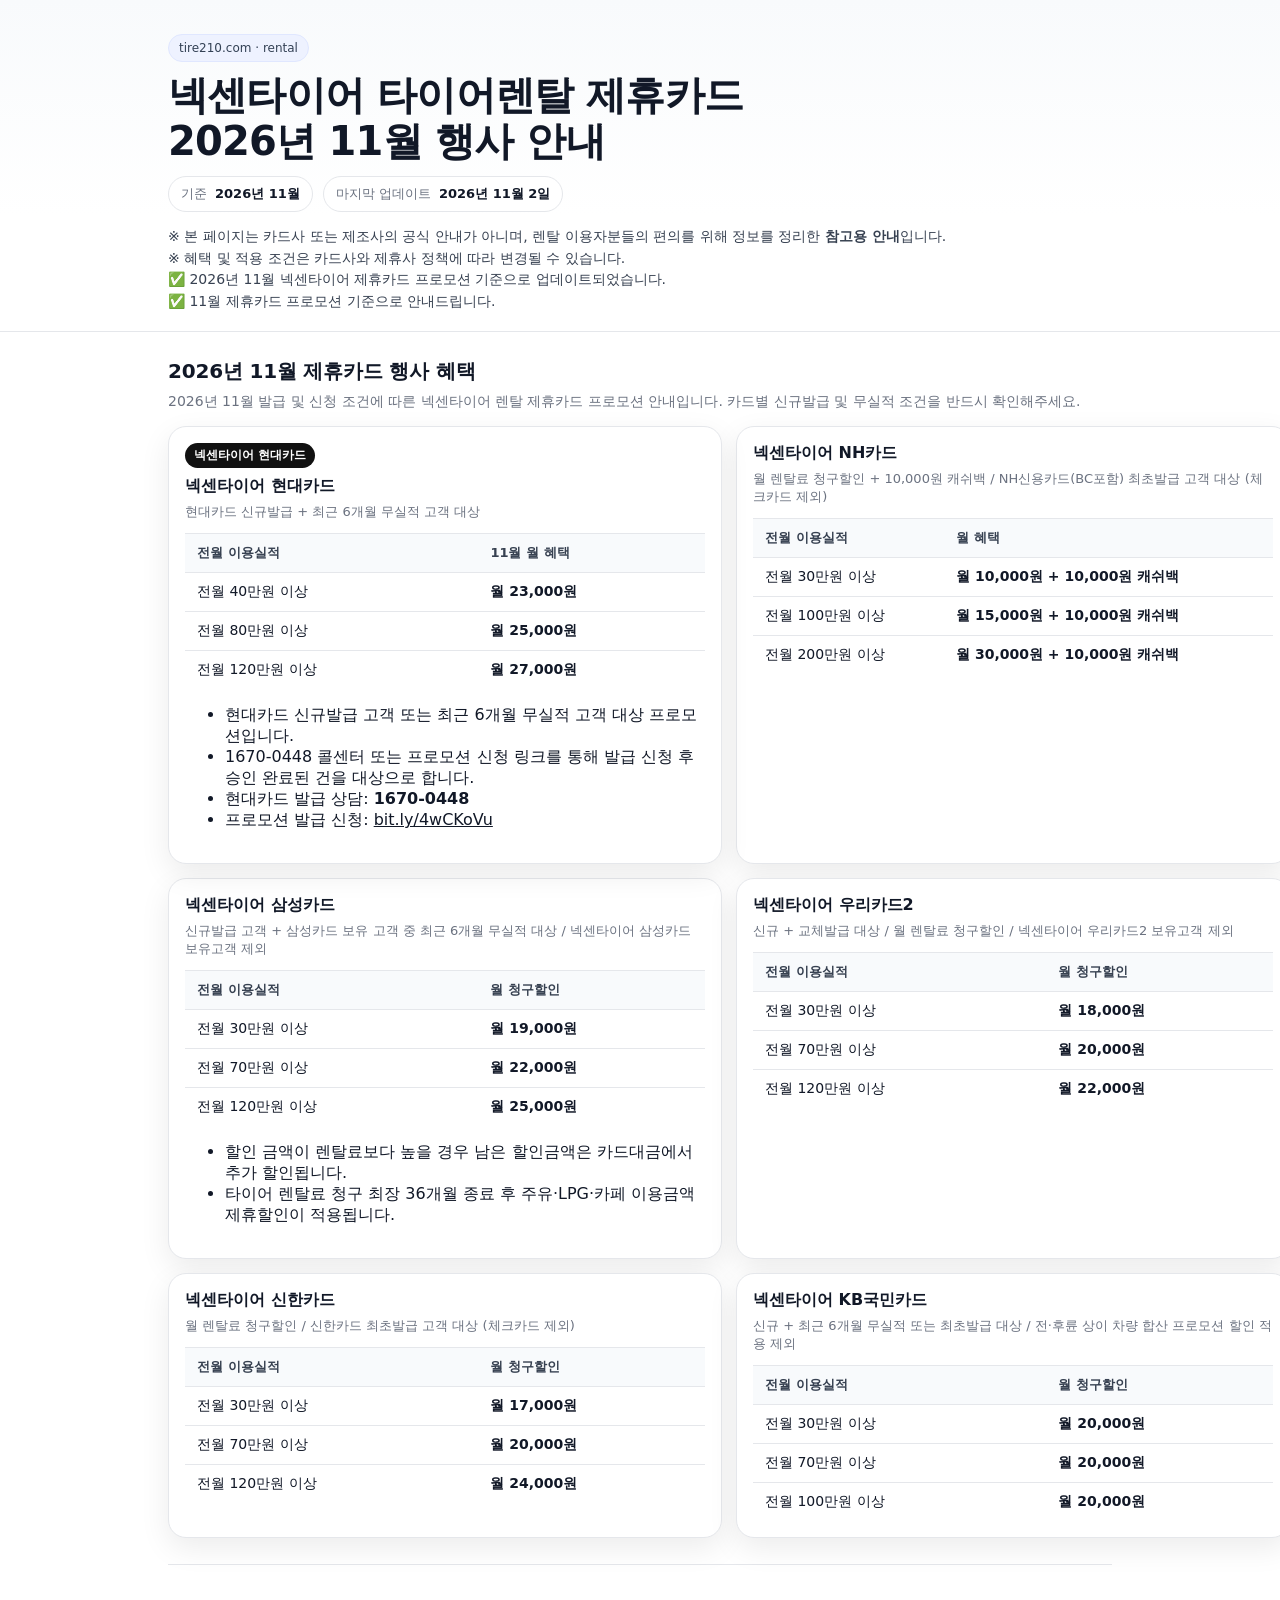
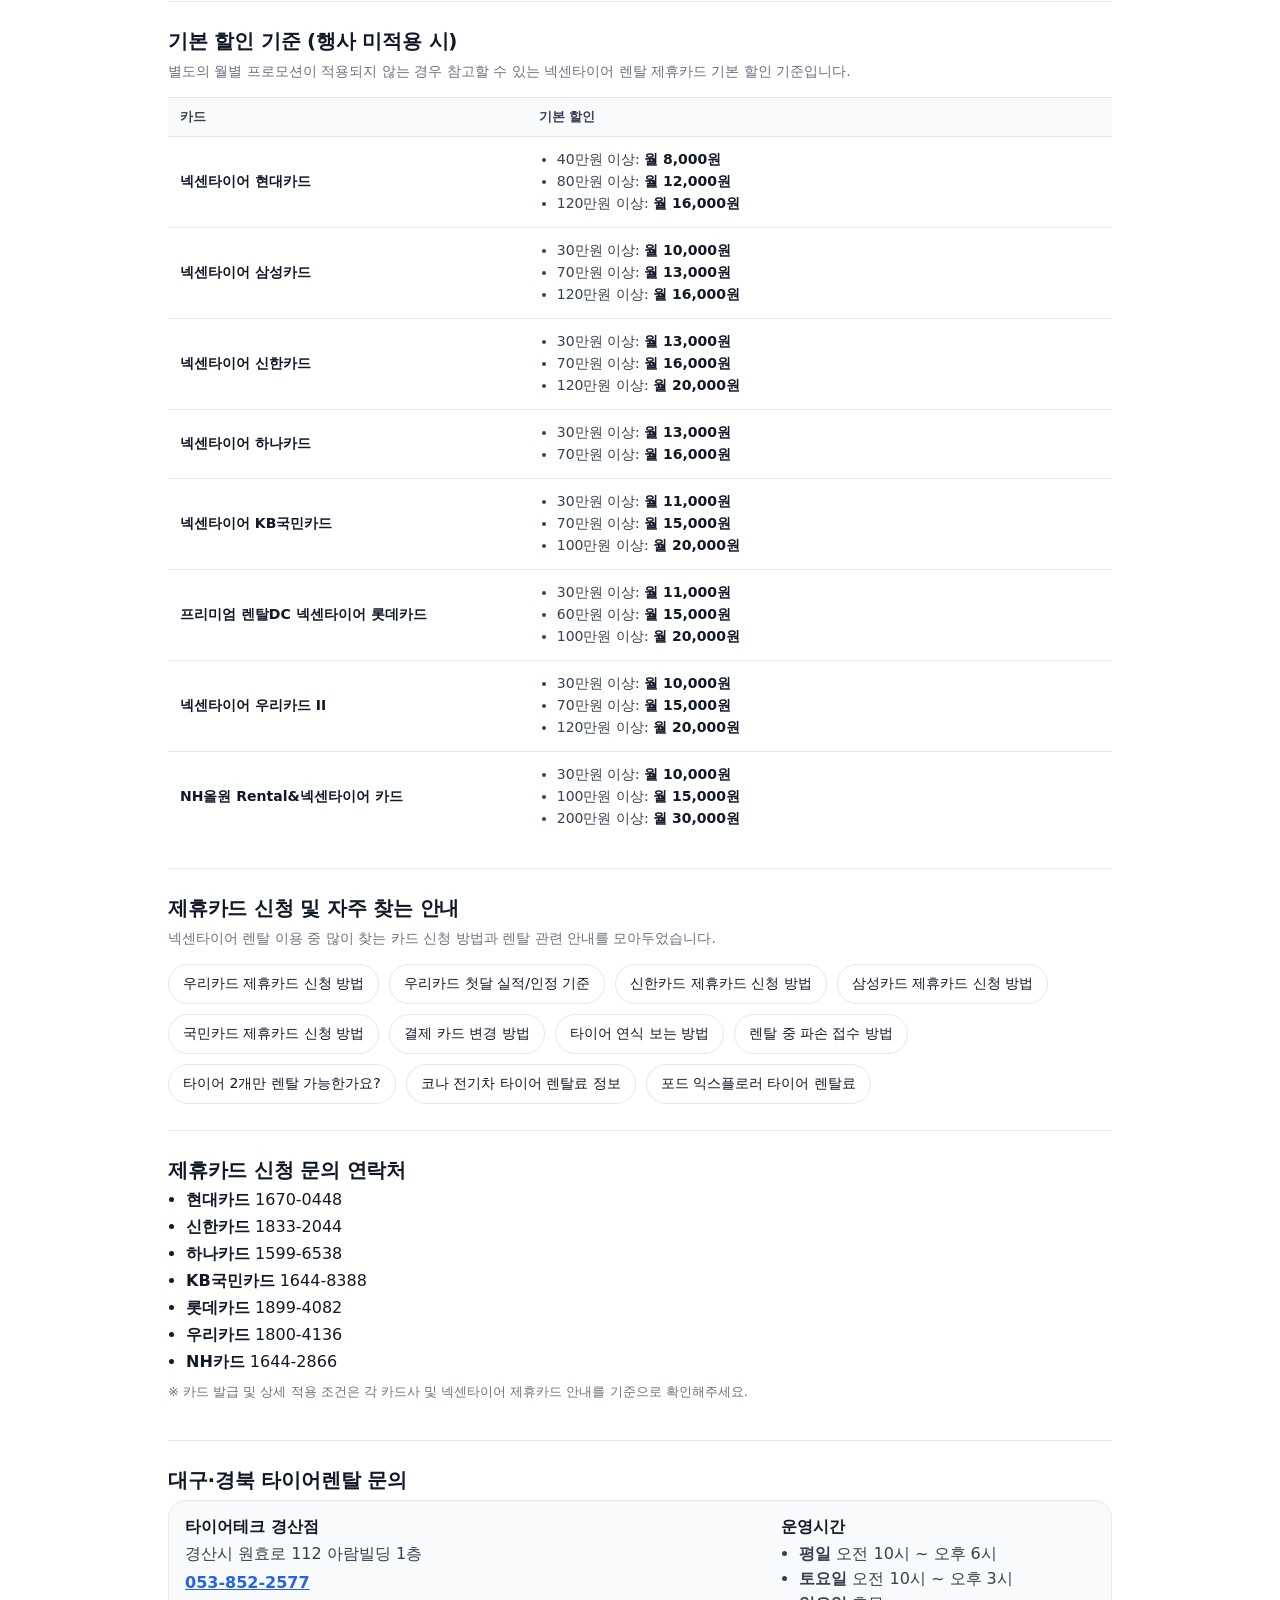
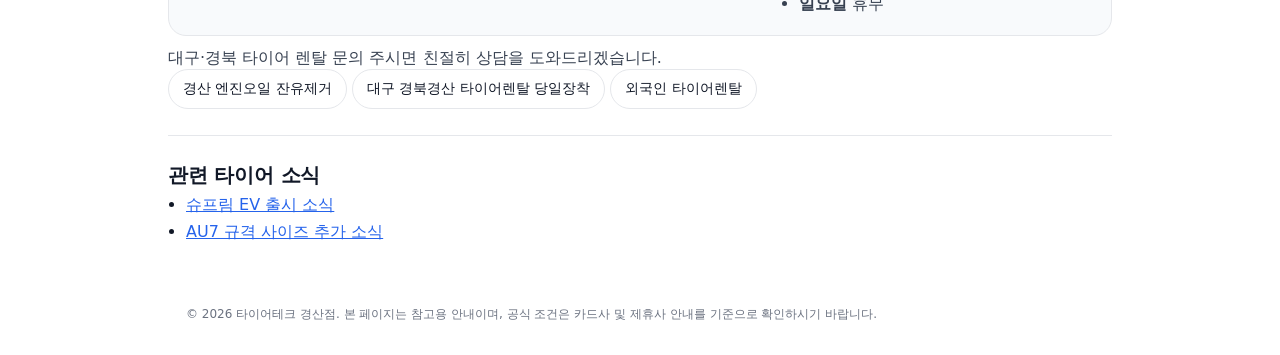
<file: index.html>
<!DOCTYPE html>
<html lang="ko">
<head>
  <meta name="google-site-verification" content="U9WSG5ah-j_e1AuZ030uVY5MtJMrgHYLfVkPCAjlUDU" />
  <meta name="naver-site-verification" content="57c0deefdcdcd3a2f83f164ee9a19f38ba697eea" />
  <meta charset="UTF-8" />
  <meta name="viewport" content="width=device-width, initial-scale=1.0" />

  <title>넥센타이어 렌탈 제휴카드 11월 행사 안내 | 타이어테크 경산점</title>

  <meta
    name="description"
    content="2026년 11월 넥센타이어 렌탈 제휴카드 프로모션을 정리했습니다. 현대카드, NH카드, 삼성카드, 우리카드, 신한카드, 국민카드 월별 할인 혜택과 기본 할인 기준을 확인하세요."
  />

  <link rel="canonical" href="https://rental.tire210.com/" />

  <meta name="google-site-verification" content="BtBII3918J1J9BnNiNfjVaPn0QXfIj5xoi1G_8qtFk4" />
  <meta name="naver-site-verification" content="f28f86b7853e4f6704297b86d7def790b41e00e4" />

  <meta property="og:type" content="website" />
  <meta property="og:title" content="2026년 11월 넥센타이어 렌탈 제휴카드 행사 안내" />
  <meta
    property="og:description"
    content="현대카드 신규 출시! 2026년 11월 넥센타이어 렌탈 제휴카드 프로모션과 기본 할인 기준을 한눈에 확인하세요."
  />
  <meta property="og:url" content="https://rental.tire210.com/" />

  <!-- AdSense -->
  <script
    async
    src="https://pagead2.googlesyndication.com/pagead/js/adsbygoogle.js?client=ca-pub-5877272662464948"
    crossorigin="anonymous">
  </script>

  <link rel="stylesheet" href="style.css" />

  <style>
    .cards {
      align-items: stretch;
    }

    .card {
      height: 100%;
      box-sizing: border-box;
    }

    .new-card {
      position: relative;
    }

    .new-label {
      display: inline-block;
      margin-bottom: 8px;
      padding: 4px 9px;
      border-radius: 20px;
      font-size: 12px;
      font-weight: 700;
      background: #111;
      color: #fff;
    }

    .card-guide {
      margin-top: 14px;
    }

    .card-guide a {
      display: inline-block;
      font-weight: 700;
      text-decoration: none;
    }
  </style>
</head>

<body>

  <header class="hero">
    <div class="container">

      <p class="badge">tire210.com · rental</p>

      <h1>
        넥센타이어 타이어렌탈 제휴카드<br />
        2026년 11월 행사 안내
      </h1>

      <div class="meta-row">

        <div class="meta-item">
          <span>기준</span>
          <strong>2026년 11월</strong>
        </div>

        <div class="meta-item">
          <span>마지막 업데이트</span>
          <strong>2026년 11월 2일</strong>
        </div>

      </div>

      <p class="notice">
        ※ 본 페이지는 카드사 또는 제조사의 공식 안내가 아니며,
        렌탈 이용자분들의 편의를 위해 정보를 정리한
        <strong>참고용 안내</strong>입니다.<br />

        ※ 혜택 및 적용 조건은 카드사와 제휴사 정책에 따라 변경될 수 있습니다.<br />

        ✅ 2026년 11월 넥센타이어 제휴카드 프로모션 기준으로 업데이트되었습니다.<br />

        ✅ 11월 제휴카드 프로모션 기준으로 안내드립니다.
      </p>

    </div>
  </header>


  <main class="container">

    <!-- 11월 프로모션 -->
    <section class="section">

      <h2>2026년 11월 제휴카드 행사 혜택</h2>

      <p class="sub">
        2026년 11월 발급 및 신청 조건에 따른 넥센타이어 렌탈 제휴카드 프로모션 안내입니다.
        카드별 신규발급 및 무실적 조건을 반드시 확인해주세요.
      </p>

      <div class="cards">


        <!-- 현대카드 -->
        <section class="card new-card">

          <span class="new-label">넥센타이어 현대카드</span>

          <h3>넥센타이어 현대카드</h3>

          <div class="meta">
            현대카드 신규발급 + 최근 6개월 무실적 고객 대상
          </div>

          <div class="table-wrap">

            <table>

              <thead>
                <tr>
                  <th>전월 이용실적</th>
                  <th>11월 월 혜택</th>
                </tr>
              </thead>

              <tbody>

                <tr>
                  <td>전월 40만원 이상</td>
                  <td>
                    <strong>월 23,000원</strong>
                  </td>
                </tr>

                <tr>
                  <td>전월 80만원 이상</td>
                  <td>
                    <strong>월 25,000원</strong>
                  </td>
                </tr>

                <tr>
                  <td>전월 120만원 이상</td>
                  <td>
                    <strong>월 27,000원</strong>
                  </td>
                </tr>

              </tbody>

            </table>

          </div>

          <ul class="notes">
            <li>
              현대카드 신규발급 고객 또는 최근 6개월 무실적 고객 대상 프로모션입니다.
            </li>

            <li>
              1670-0448 콜센터 또는 프로모션 신청 링크를 통해 발급 신청 후 승인 완료된 건을 대상으로 합니다.
            </li>

            <li>
              현대카드 발급 상담:
              <strong>1670-0448</strong>
            </li>
            <li>
              프로모션 발급 신청:
              <a href="https://bit.ly/4wCKoVu" target="_blank" rel="noopener noreferrer">bit.ly/4wCKoVu</a>
            </li>
          </ul>

        </section>


        <!-- NH카드 -->
        <section class="card">

          <h3>넥센타이어 NH카드</h3>

          <div class="meta">
            월 렌탈료 청구할인 + 10,000원 캐쉬백 /
            NH신용카드(BC포함) 최초발급 고객 대상
            (체크카드 제외)
          </div>

          <div class="table-wrap">

            <table>

              <thead>
                <tr>
                  <th>전월 이용실적</th>
                  <th>월 혜택</th>
                </tr>
              </thead>

              <tbody>

                <tr>
                  <td>전월 30만원 이상</td>
                  <td>
                    <strong>월 10,000원 + 10,000원 캐쉬백</strong>
                  </td>
                </tr>

                <tr>
                  <td>전월 100만원 이상</td>
                  <td>
                    <strong>월 15,000원 + 10,000원 캐쉬백</strong>
                  </td>
                </tr>

                <tr>
                  <td>전월 200만원 이상</td>
                  <td>
                    <strong>월 30,000원 + 10,000원 캐쉬백</strong>
                  </td>
                </tr>

              </tbody>

            </table>

          </div>

        </section>


        <!-- 삼성카드 -->
        <section class="card">

          <h3>넥센타이어 삼성카드</h3>

          <div class="meta">
            신규발급 고객 + 삼성카드 보유 고객 중 최근 6개월 무실적 대상 /
            넥센타이어 삼성카드 보유고객 제외
          </div>

          <div class="table-wrap">

            <table>

              <thead>
                <tr>
                  <th>전월 이용실적</th>
                  <th>월 청구할인</th>
                </tr>
              </thead>

              <tbody>

                <tr>
                  <td>전월 30만원 이상</td>
                  <td>
                    <strong>월 19,000원</strong>
                  </td>
                </tr>

                <tr>
                  <td>전월 70만원 이상</td>
                  <td>
                    <strong>월 22,000원</strong>
                  </td>
                </tr>

                <tr>
                  <td>전월 120만원 이상</td>
                  <td>
                    <strong>월 25,000원</strong>
                  </td>
                </tr>

              </tbody>

            </table>

          </div>

          <ul class="notes">

            <li>
              할인 금액이 렌탈료보다 높을 경우 남은 할인금액은 카드대금에서 추가 할인됩니다.
            </li>

            <li>
              타이어 렌탈료 청구 최장 36개월 종료 후
              주유·LPG·카페 이용금액 제휴할인이 적용됩니다.
            </li>

          </ul>

        </section>


        <!-- 우리카드 -->
        <section class="card">

          <h3>넥센타이어 우리카드2</h3>

          <div class="meta">
            신규 + 교체발급 대상 /
            월 렌탈료 청구할인 /
            넥센타이어 우리카드2 보유고객 제외
          </div>

          <div class="table-wrap">

            <table>

              <thead>
                <tr>
                  <th>전월 이용실적</th>
                  <th>월 청구할인</th>
                </tr>
              </thead>

              <tbody>

                <tr>
                  <td>전월 30만원 이상</td>
                  <td>
                    <strong>월 18,000원</strong>
                  </td>
                </tr>

                <tr>
                  <td>전월 70만원 이상</td>
                  <td>
                    <strong>월 20,000원</strong>
                  </td>
                </tr>

                <tr>
                  <td>전월 120만원 이상</td>
                  <td>
                    <strong>월 22,000원</strong>
                  </td>
                </tr>

              </tbody>

            </table>

          </div>

        </section>


        <!-- 신한카드 -->
        <section class="card">

          <h3>넥센타이어 신한카드</h3>

          <div class="meta">
            월 렌탈료 청구할인 /
            신한카드 최초발급 고객 대상
            (체크카드 제외)
          </div>

          <div class="table-wrap">

            <table>

              <thead>
                <tr>
                  <th>전월 이용실적</th>
                  <th>월 청구할인</th>
                </tr>
              </thead>

              <tbody>

                <tr>
                  <td>전월 30만원 이상</td>
                  <td>
                    <strong>월 17,000원</strong>
                  </td>
                </tr>

                <tr>
                  <td>전월 70만원 이상</td>
                  <td>
                    <strong>월 20,000원</strong>
                  </td>
                </tr>

                <tr>
                  <td>전월 120만원 이상</td>
                  <td>
                    <strong>월 24,000원</strong>
                  </td>
                </tr>

              </tbody>

            </table>

          </div>

        </section>


        <!-- 국민카드 -->
        <section class="card">

          <h3>넥센타이어 KB국민카드</h3>

          <div class="meta">
            신규 + 최근 6개월 무실적 또는 최초발급 대상 /
            전·후륜 상이 차량 합산 프로모션 할인 적용 제외
          </div>

          <div class="table-wrap">

            <table>

              <thead>
                <tr>
                  <th>전월 이용실적</th>
                  <th>월 청구할인</th>
                </tr>
              </thead>

              <tbody>

                <tr>
                  <td>전월 30만원 이상</td>
                  <td>
                    <strong>월 20,000원</strong>
                  </td>
                </tr>

                <tr>
                  <td>전월 70만원 이상</td>
                  <td>
                    <strong>월 20,000원</strong>
                  </td>
                </tr>

                <tr>
                  <td>전월 100만원 이상</td>
                  <td>
                    <strong>월 20,000원</strong>
                  </td>
                </tr>

              </tbody>

            </table>

          </div>

        </section>


      </div>

    </section>


    <!-- Mid-page AdSense -->
    <section class="section ad-section" aria-label="advertisement">

      <ins
        class="adsbygoogle"
        style="display:block"
        data-ad-client="ca-pub-5877272662464948"
        data-ad-slot="2272269805"
        data-ad-format="auto"
        data-full-width-responsive="true">
      </ins>

      <script>
        (adsbygoogle = window.adsbygoogle || []).push({});
      </script>

    </section>


    <!-- 기본 할인 -->
    <section class="section">

      <h2>기본 할인 기준 (행사 미적용 시)</h2>

      <p class="sub">
        별도의 월별 프로모션이 적용되지 않는 경우 참고할 수 있는
        넥센타이어 렌탈 제휴카드 기본 할인 기준입니다.
      </p>

      <div class="table-wrap">

        <table class="baseline">

          <thead>
            <tr>
              <th style="width:38%">카드</th>
              <th>기본 할인</th>
            </tr>
          </thead>

          <tbody>


            <!-- 현대카드 -->
            <tr>

              <td class="cardname">
                넥센타이어 현대카드
              </td>

              <td>

                <ul class="mini">
                  <li>
                    40만원 이상:
                    <strong>월 8,000원</strong>
                  </li>

                  <li>
                    80만원 이상:
                    <strong>월 12,000원</strong>
                  </li>

                  <li>
                    120만원 이상:
                    <strong>월 16,000원</strong>
                  </li>
                </ul>

              </td>

            </tr>


            <!-- 삼성카드 -->
            <tr>

              <td class="cardname">
                넥센타이어 삼성카드
              </td>

              <td>

                <ul class="mini">

                  <li>
                    30만원 이상:
                    <strong>월 10,000원</strong>
                  </li>

                  <li>
                    70만원 이상:
                    <strong>월 13,000원</strong>
                  </li>

                  <li>
                    120만원 이상:
                    <strong>월 16,000원</strong>
                  </li>

                </ul>

              </td>

            </tr>


            <!-- 신한 -->
            <tr>

              <td class="cardname">
                넥센타이어 신한카드
              </td>

              <td>

                <ul class="mini">

                  <li>
                    30만원 이상:
                    <strong>월 13,000원</strong>
                  </li>

                  <li>
                    70만원 이상:
                    <strong>월 16,000원</strong>
                  </li>

                  <li>
                    120만원 이상:
                    <strong>월 20,000원</strong>
                  </li>

                </ul>

              </td>

            </tr>


            <!-- 하나 -->
            <tr>

              <td class="cardname">
                넥센타이어 하나카드
              </td>

              <td>

                <ul class="mini">

                  <li>
                    30만원 이상:
                    <strong>월 13,000원</strong>
                  </li>

                  <li>
                    70만원 이상:
                    <strong>월 16,000원</strong>
                  </li>

                </ul>

              </td>

            </tr>


            <!-- KB -->
            <tr>

              <td class="cardname">
                넥센타이어 KB국민카드
              </td>

              <td>

                <ul class="mini">

                  <li>
                    30만원 이상:
                    <strong>월 11,000원</strong>
                  </li>

                  <li>
                    70만원 이상:
                    <strong>월 15,000원</strong>
                  </li>

                  <li>
                    100만원 이상:
                    <strong>월 20,000원</strong>
                  </li>

                </ul>

              </td>

            </tr>


            <!-- 롯데 -->
            <tr>

              <td class="cardname">
                프리미엄 렌탈DC 넥센타이어 롯데카드
              </td>

              <td>

                <ul class="mini">

                  <li>
                    30만원 이상:
                    <strong>월 11,000원</strong>
                  </li>

                  <li>
                    60만원 이상:
                    <strong>월 15,000원</strong>
                  </li>

                  <li>
                    100만원 이상:
                    <strong>월 20,000원</strong>
                  </li>

                </ul>

              </td>

            </tr>


            <!-- 우리 -->
            <tr>

              <td class="cardname">
                넥센타이어 우리카드 II
              </td>

              <td>

                <ul class="mini">

                  <li>
                    30만원 이상:
                    <strong>월 10,000원</strong>
                  </li>

                  <li>
                    70만원 이상:
                    <strong>월 15,000원</strong>
                  </li>

                  <li>
                    120만원 이상:
                    <strong>월 20,000원</strong>
                  </li>

                </ul>

              </td>

            </tr>


            <!-- NH -->
            <tr>

              <td class="cardname">
                NH올원 Rental&amp;넥센타이어 카드
              </td>

              <td>

                <ul class="mini">

                  <li>
                    30만원 이상:
                    <strong>월 10,000원</strong>
                  </li>

                  <li>
                    100만원 이상:
                    <strong>월 15,000원</strong>
                  </li>

                  <li>
                    200만원 이상:
                    <strong>월 30,000원</strong>
                  </li>

                </ul>

              </td>

            </tr>


          </tbody>

        </table>

      </div>

    </section>


    <!-- 안내 링크 -->
    <section class="section">

      <h2>제휴카드 신청 및 자주 찾는 안내</h2>

      <p class="sub">
        넥센타이어 렌탈 이용 중 많이 찾는 카드 신청 방법과
        렌탈 관련 안내를 모아두었습니다.
      </p>

      <div class="btns">

        <a
          class="btn"
          href="https://tire210.com/5518"
          target="_blank"
          rel="noopener noreferrer">
          우리카드 제휴카드 신청 방법
        </a>

        <a
          class="btn"
          href="https://tiretech.tistory.com/265"
          target="_blank"
          rel="noopener noreferrer">
          우리카드 첫달 실적/인정 기준
        </a>

        <a
          class="btn"
          href="https://tire210.com/5274"
          target="_blank"
          rel="noopener noreferrer">
          신한카드 제휴카드 신청 방법
        </a>

        <a
          class="btn"
          href="https://tire210.com/5785"
          target="_blank"
          rel="noopener noreferrer">
          삼성카드 제휴카드 신청 방법
        </a>

        <a
          class="btn"
          href="https://blog.naver.com/cylony/224177169740"
          target="_blank"
          rel="noopener noreferrer">
          국민카드 제휴카드 신청 방법
        </a>

        <a
          class="btn"
          href="https://2454518.com/%eb%84%a5%ec%84%bc-%ed%83%80%ec%9d%b4%ec%96%b4%eb%a0%8c%ed%83%88-%ea%b2%b0%ec%a0%9c-%ec%b9%b4%eb%93%9c-%eb%b3%80%ea%b2%bd%ed%95%98%eb%8a%94-%eb%b0%a9%eb%b2%95/"
          target="_blank"
          rel="noopener noreferrer">
          결제 카드 변경 방법
        </a>

        <a
          class="btn"
          href="https://tire210.com/3862"
          target="_blank"
          rel="noopener noreferrer">
          타이어 연식 보는 방법
        </a>

        <a
          class="btn"
          href="https://tire210.com/2667"
          target="_blank"
          rel="noopener noreferrer">
          렌탈 중 파손 접수 방법
        </a>

        <a
          class="btn"
          href="https://tire210.com/3295"
          target="_blank"
          rel="noopener noreferrer">
          타이어 2개만 렌탈 가능한가요?
        </a>

        <a
          class="btn"
          href="https://tiretech.tistory.com/417"
          target="_blank"
          rel="noopener noreferrer">
          코나 전기차 타이어 렌탈료 정보
        </a>

        <a
          class="btn"
          href="https://2454518.com/ford-explorer-20inch-tire-255-50r20/"
          target="_blank"
          rel="noopener noreferrer">
          포드 익스플로러 타이어 렌탈료
        </a>

      </div>

    </section>


    <!-- 카드사 연락처 -->
    <section class="section">

      <h2>제휴카드 신청 문의 연락처</h2>

      <ul class="contacts">

        <li>
          <strong>현대카드</strong>
          1670-0448
        </li>

        <li>
          <strong>신한카드</strong>
          1833-2044
        </li>

        <li>
          <strong>하나카드</strong>
          1599-6538
        </li>

        <li>
          <strong>KB국민카드</strong>
          1644-8388
        </li>

        <li>
          <strong>롯데카드</strong>
          1899-4082
        </li>

        <li>
          <strong>우리카드</strong>
          1800-4136
        </li>

        <li>
          <strong>NH카드</strong>
          1644-2866
        </li>

      </ul>

      <p class="muted">
        ※ 카드 발급 및 상세 적용 조건은
        각 카드사 및 넥센타이어 제휴카드 안내를 기준으로 확인해주세요.
      </p>

    </section>


    <!-- 매장 -->
    <section class="section store">

      <h2>대구·경북 타이어렌탈 문의</h2>

      <div class="storebox">

        <div>

          <div class="storename">
            타이어테크 경산점
          </div>

          <div class="storeaddr">
            경산시 원효로 112 아람빌딩 1층
          </div>

          <div class="storephone">
            <a href="tel:0538522577">
              053-852-2577
            </a>
          </div>

        </div>


        <div class="hours">

          <div class="hours-title">
            운영시간
          </div>

          <ul>

            <li>
              <strong>평일</strong>
              오전 10시 ~ 오후 6시
            </li>

            <li>
              <strong>토요일</strong>
              오전 10시 ~ 오후 3시
            </li>

            <li>
              <strong>일요일</strong>
              휴무
            </li>

          </ul>

        </div>

      </div>

      <p class="feel">
        대구·경북 타이어 렌탈 문의 주시면 친절히 상담을 도와드리겠습니다.
      </p>

      <a
        class="btn"
        href="https://2454518.com/gyeongsan-engine-oil-suction/"
        target="_blank"
        rel="noopener noreferrer">
        경산 엔진오일 잔유제거
      </a>

      <a
        class="btn"
        href="https://daegu-gyeongsan-tire-rental.vercel.app/"
        target="_blank"
        rel="noopener noreferrer">
        대구 경북경산 타이어렌탈 당일장착
      </a>

      <a
        class="btn"
        href="https://gyeongsan-tire-rental-39fvxk71e-mazeverses-projects.vercel.app/"
        target="_blank"
        rel="noopener noreferrer">
        외국인 타이어렌탈
      </a>

    </section>


    <!-- 관련 소식 -->
    <section class="section">

      <h2>관련 타이어 소식</h2>

      <ul class="related">

        <li>
          <a
            href="https://tire210.com/5568"
            target="_blank"
            rel="noopener noreferrer">
            슈프림 EV 출시 소식
          </a>
        </li>

        <li>
          <a
            href="https://tire210.com/5539"
            target="_blank"
            rel="noopener noreferrer">
            AU7 규격 사이즈 추가 소식
          </a>
        </li>

      </ul>

    </section>


    <footer class="footer">

      <div class="container">

        <p class="fineprint">
          © 2026 타이어테크 경산점.
          본 페이지는 참고용 안내이며,
          공식 조건은 카드사 및 제휴사 안내를 기준으로 확인하시기 바랍니다.
        </p>

      </div>

    </footer>


  </main>


  <script src="script.js"></script>

</body>
</html>
</file>
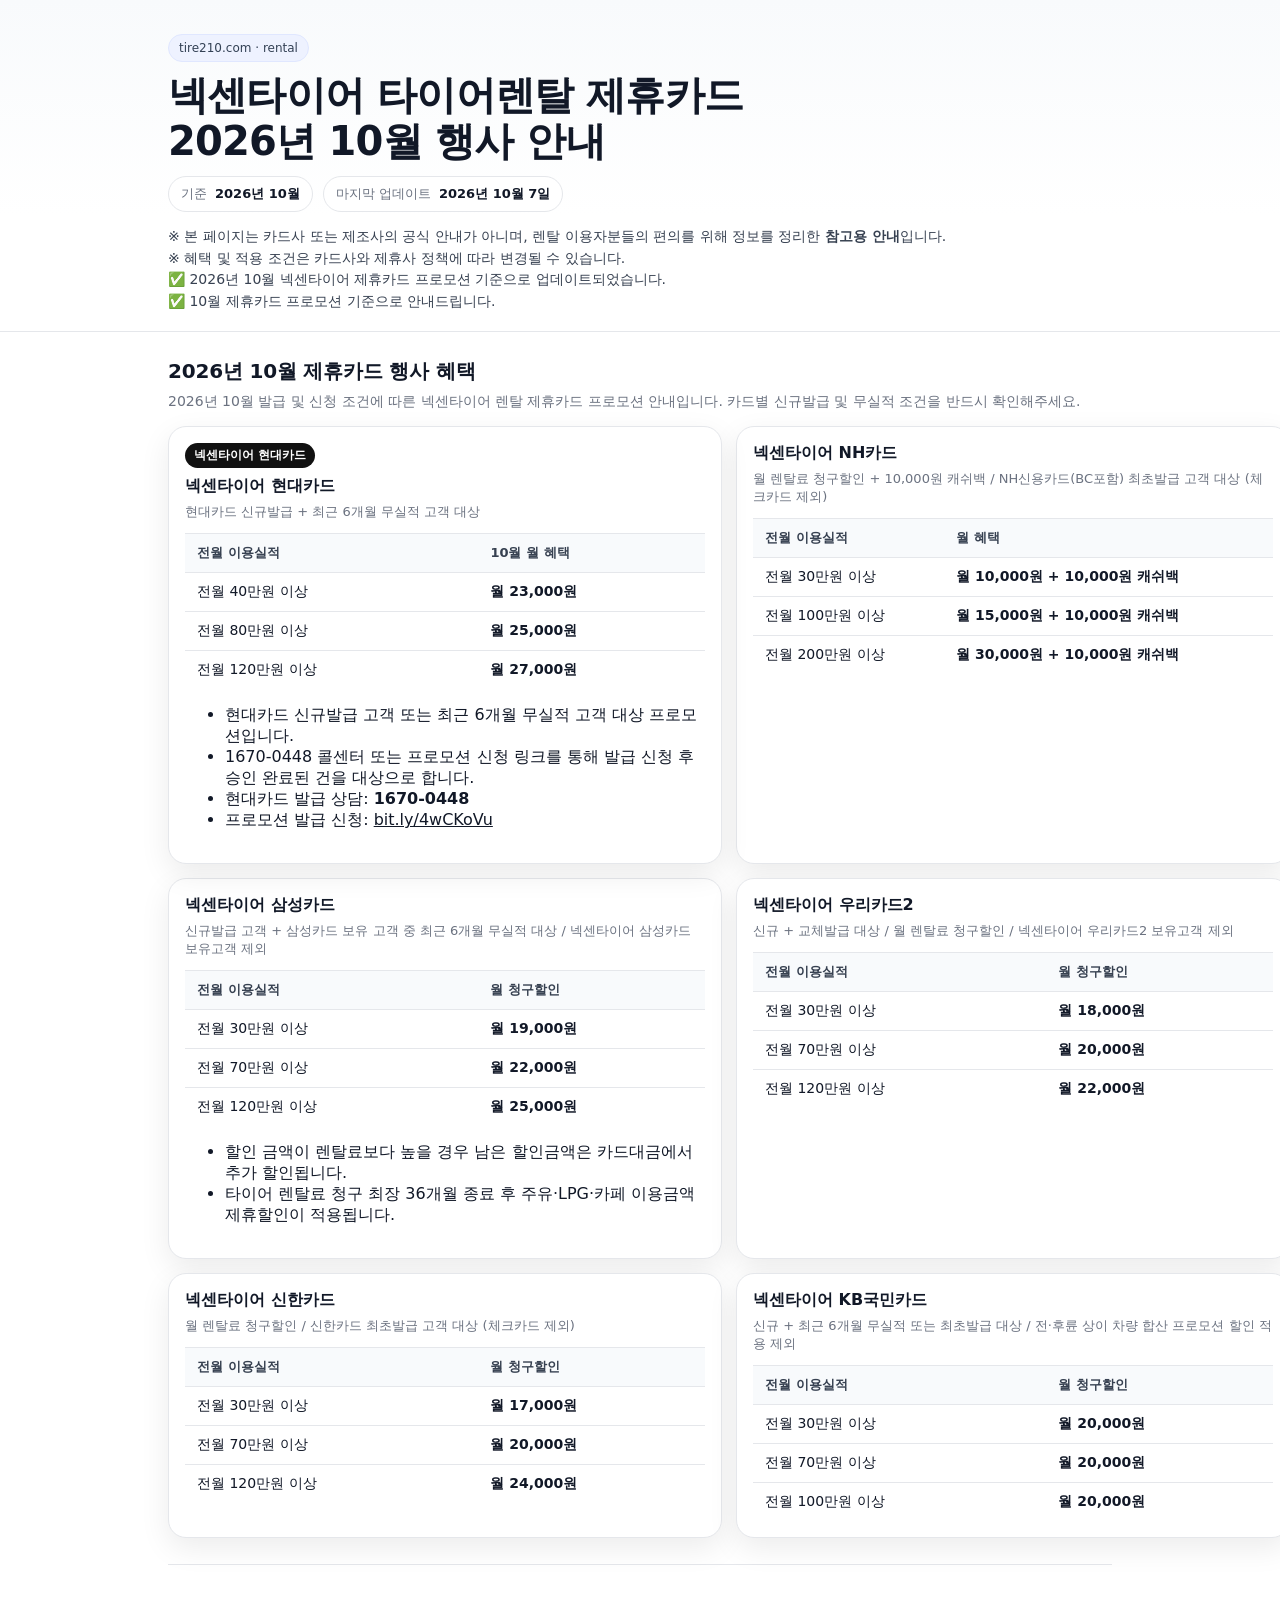
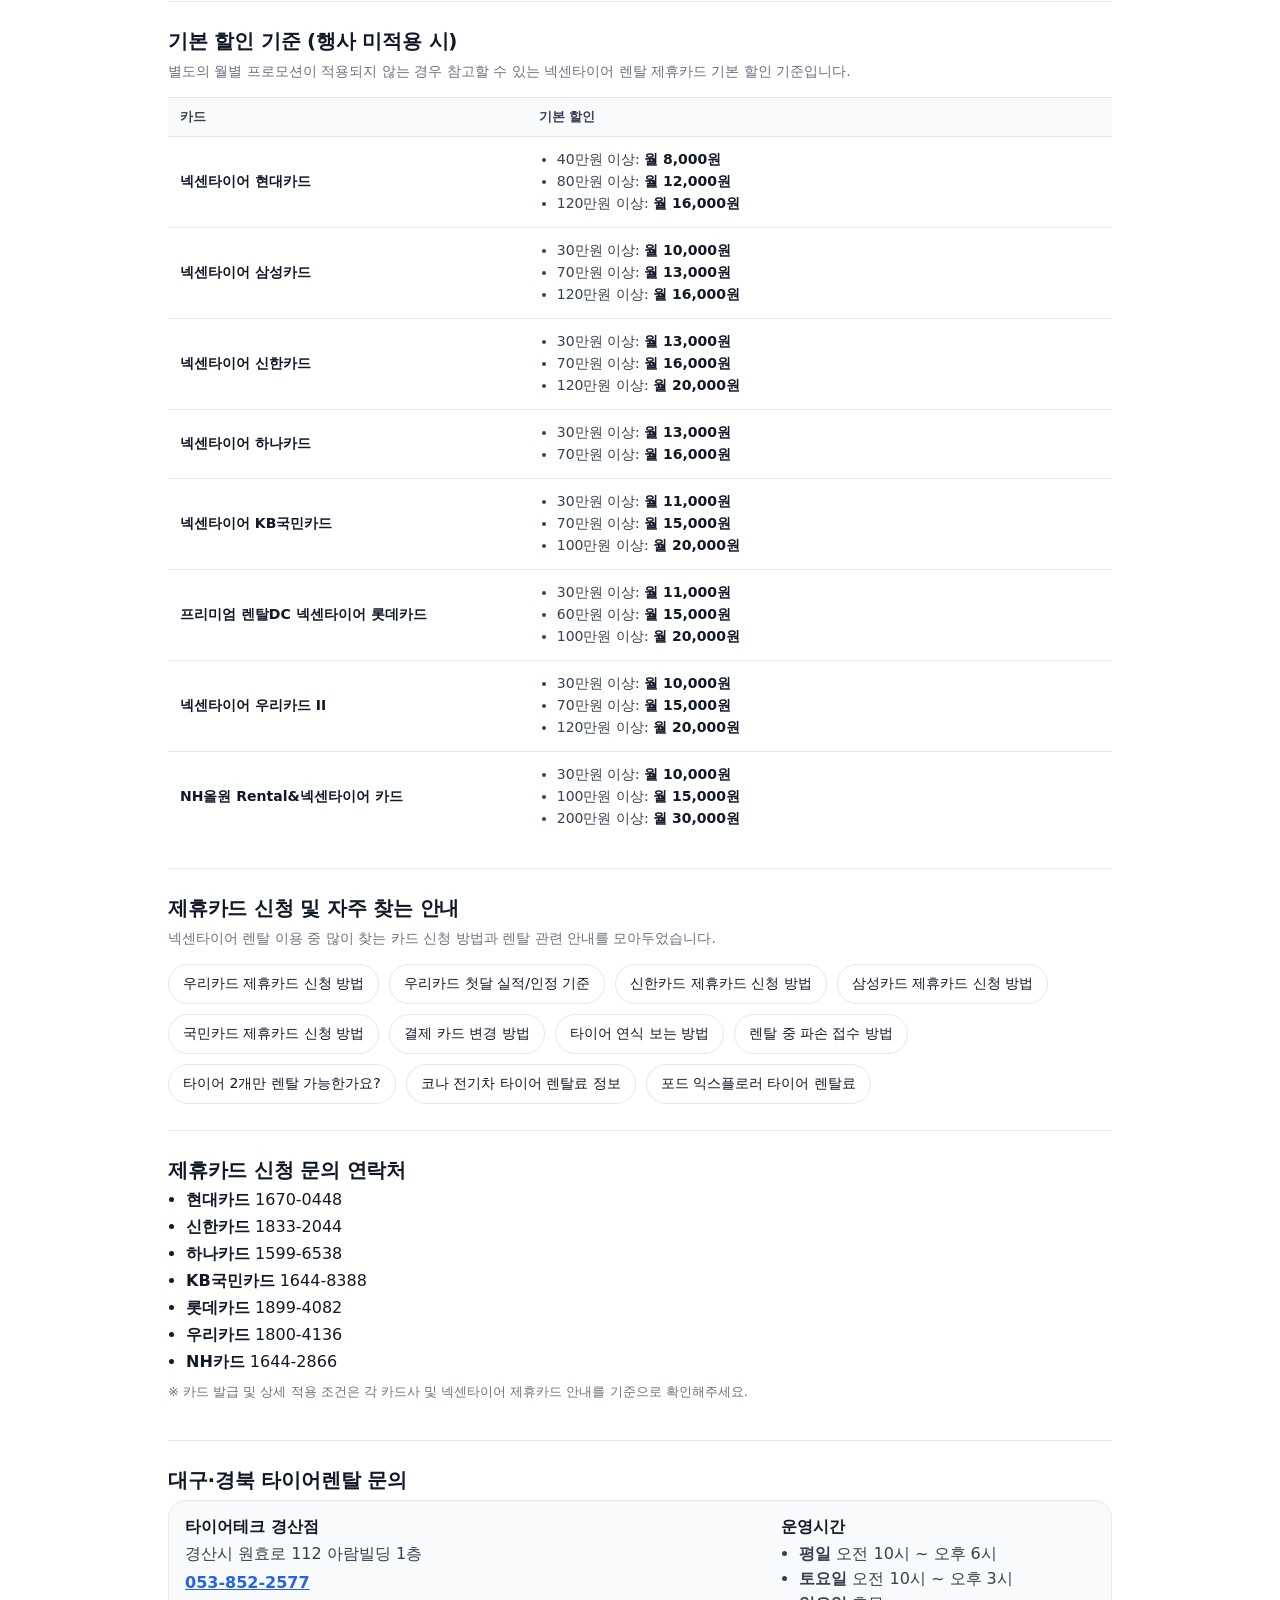
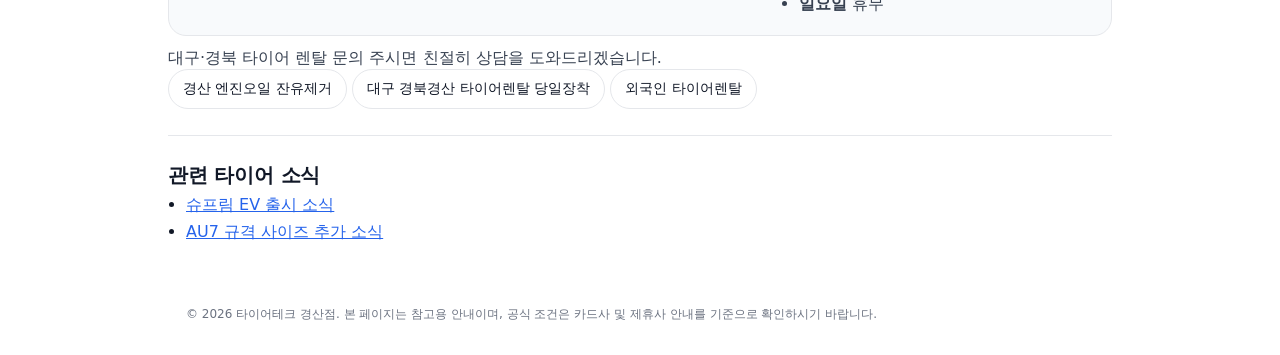
<file: nexen_rental_card_2026_10.html>
<!DOCTYPE html>
<html lang="ko">
<head>
  <meta name="google-site-verification" content="U9WSG5ah-j_e1AuZ030uVY5MtJMrgHYLfVkPCAjlUDU" />
  <meta name="naver-site-verification" content="57c0deefdcdcd3a2f83f164ee9a19f38ba697eea" />
  <meta charset="UTF-8" />
  <meta name="viewport" content="width=device-width, initial-scale=1.0" />

  <title>넥센타이어 렌탈 제휴카드 10월 행사 안내 | 타이어테크 경산점</title>

  <meta
    name="description"
    content="2026년 10월 넥센타이어 렌탈 제휴카드 프로모션을 정리했습니다. 현대카드, NH카드, 삼성카드, 우리카드, 신한카드, 국민카드 월별 할인 혜택과 기본 할인 기준을 확인하세요."
  />

  <link rel="canonical" href="https://rental.tire210.com/" />

  <meta name="google-site-verification" content="BtBII3918J1J9BnNiNfjVaPn0QXfIj5xoi1G_8qtFk4" />
  <meta name="naver-site-verification" content="f28f86b7853e4f6704297b86d7def790b41e00e4" />

  <meta property="og:type" content="website" />
  <meta property="og:title" content="2026년 10월 넥센타이어 렌탈 제휴카드 행사 안내" />
  <meta
    property="og:description"
    content="현대카드 신규 출시! 2026년 10월 넥센타이어 렌탈 제휴카드 프로모션과 기본 할인 기준을 한눈에 확인하세요."
  />
  <meta property="og:url" content="https://rental.tire210.com/" />

  <!-- AdSense -->
  <script
    async
    src="https://pagead2.googlesyndication.com/pagead/js/adsbygoogle.js?client=ca-pub-5877272662464948"
    crossorigin="anonymous">
  </script>

  <link rel="stylesheet" href="style.css" />

  <style>
    .cards {
      align-items: stretch;
    }

    .card {
      height: 100%;
      box-sizing: border-box;
    }

    .new-card {
      position: relative;
    }

    .new-label {
      display: inline-block;
      margin-bottom: 8px;
      padding: 4px 9px;
      border-radius: 20px;
      font-size: 12px;
      font-weight: 700;
      background: #111;
      color: #fff;
    }

    .card-guide {
      margin-top: 14px;
    }

    .card-guide a {
      display: inline-block;
      font-weight: 700;
      text-decoration: none;
    }
  </style>
</head>

<body>

  <header class="hero">
    <div class="container">

      <p class="badge">tire210.com · rental</p>

      <h1>
        넥센타이어 타이어렌탈 제휴카드<br />
        2026년 10월 행사 안내
      </h1>

      <div class="meta-row">

        <div class="meta-item">
          <span>기준</span>
          <strong>2026년 10월</strong>
        </div>

        <div class="meta-item">
          <span>마지막 업데이트</span>
          <strong>2026년 10월 7일</strong>
        </div>

      </div>

      <p class="notice">
        ※ 본 페이지는 카드사 또는 제조사의 공식 안내가 아니며,
        렌탈 이용자분들의 편의를 위해 정보를 정리한
        <strong>참고용 안내</strong>입니다.<br />

        ※ 혜택 및 적용 조건은 카드사와 제휴사 정책에 따라 변경될 수 있습니다.<br />

        ✅ 2026년 10월 넥센타이어 제휴카드 프로모션 기준으로 업데이트되었습니다.<br />

        ✅ 10월 제휴카드 프로모션 기준으로 안내드립니다.
      </p>

    </div>
  </header>


  <main class="container">

    <!-- 9월 프로모션 -->
    <section class="section">

      <h2>2026년 10월 제휴카드 행사 혜택</h2>

      <p class="sub">
        2026년 10월 발급 및 신청 조건에 따른 넥센타이어 렌탈 제휴카드 프로모션 안내입니다.
        카드별 신규발급 및 무실적 조건을 반드시 확인해주세요.
      </p>

      <div class="cards">


        <!-- 현대카드 -->
        <section class="card new-card">

          <span class="new-label">넥센타이어 현대카드</span>

          <h3>넥센타이어 현대카드</h3>

          <div class="meta">
            현대카드 신규발급 + 최근 6개월 무실적 고객 대상
          </div>

          <div class="table-wrap">

            <table>

              <thead>
                <tr>
                  <th>전월 이용실적</th>
                  <th>10월 월 혜택</th>
                </tr>
              </thead>

              <tbody>

                <tr>
                  <td>전월 40만원 이상</td>
                  <td>
                    <strong>월 23,000원</strong>
                  </td>
                </tr>

                <tr>
                  <td>전월 80만원 이상</td>
                  <td>
                    <strong>월 25,000원</strong>
                  </td>
                </tr>

                <tr>
                  <td>전월 120만원 이상</td>
                  <td>
                    <strong>월 27,000원</strong>
                  </td>
                </tr>

              </tbody>

            </table>

          </div>

          <ul class="notes">
            <li>
              현대카드 신규발급 고객 또는 최근 6개월 무실적 고객 대상 프로모션입니다.
            </li>

            <li>
              1670-0448 콜센터 또는 프로모션 신청 링크를 통해 발급 신청 후 승인 완료된 건을 대상으로 합니다.
            </li>

            <li>
              현대카드 발급 상담:
              <strong>1670-0448</strong>
            </li>
            <li>
              프로모션 발급 신청:
              <a href="https://bit.ly/4wCKoVu" target="_blank" rel="noopener noreferrer">bit.ly/4wCKoVu</a>
            </li>
          </ul>

        </section>


        <!-- NH카드 -->
        <section class="card">

          <h3>넥센타이어 NH카드</h3>

          <div class="meta">
            월 렌탈료 청구할인 + 10,000원 캐쉬백 /
            NH신용카드(BC포함) 최초발급 고객 대상
            (체크카드 제외)
          </div>

          <div class="table-wrap">

            <table>

              <thead>
                <tr>
                  <th>전월 이용실적</th>
                  <th>월 혜택</th>
                </tr>
              </thead>

              <tbody>

                <tr>
                  <td>전월 30만원 이상</td>
                  <td>
                    <strong>월 10,000원 + 10,000원 캐쉬백</strong>
                  </td>
                </tr>

                <tr>
                  <td>전월 100만원 이상</td>
                  <td>
                    <strong>월 15,000원 + 10,000원 캐쉬백</strong>
                  </td>
                </tr>

                <tr>
                  <td>전월 200만원 이상</td>
                  <td>
                    <strong>월 30,000원 + 10,000원 캐쉬백</strong>
                  </td>
                </tr>

              </tbody>

            </table>

          </div>

        </section>


        <!-- 삼성카드 -->
        <section class="card">

          <h3>넥센타이어 삼성카드</h3>

          <div class="meta">
            신규발급 고객 + 삼성카드 보유 고객 중 최근 6개월 무실적 대상 /
            넥센타이어 삼성카드 보유고객 제외
          </div>

          <div class="table-wrap">

            <table>

              <thead>
                <tr>
                  <th>전월 이용실적</th>
                  <th>월 청구할인</th>
                </tr>
              </thead>

              <tbody>

                <tr>
                  <td>전월 30만원 이상</td>
                  <td>
                    <strong>월 19,000원</strong>
                  </td>
                </tr>

                <tr>
                  <td>전월 70만원 이상</td>
                  <td>
                    <strong>월 22,000원</strong>
                  </td>
                </tr>

                <tr>
                  <td>전월 120만원 이상</td>
                  <td>
                    <strong>월 25,000원</strong>
                  </td>
                </tr>

              </tbody>

            </table>

          </div>

          <ul class="notes">

            <li>
              할인 금액이 렌탈료보다 높을 경우 남은 할인금액은 카드대금에서 추가 할인됩니다.
            </li>

            <li>
              타이어 렌탈료 청구 최장 36개월 종료 후
              주유·LPG·카페 이용금액 제휴할인이 적용됩니다.
            </li>

          </ul>

        </section>


        <!-- 우리카드 -->
        <section class="card">

          <h3>넥센타이어 우리카드2</h3>

          <div class="meta">
            신규 + 교체발급 대상 /
            월 렌탈료 청구할인 /
            넥센타이어 우리카드2 보유고객 제외
          </div>

          <div class="table-wrap">

            <table>

              <thead>
                <tr>
                  <th>전월 이용실적</th>
                  <th>월 청구할인</th>
                </tr>
              </thead>

              <tbody>

                <tr>
                  <td>전월 30만원 이상</td>
                  <td>
                    <strong>월 18,000원</strong>
                  </td>
                </tr>

                <tr>
                  <td>전월 70만원 이상</td>
                  <td>
                    <strong>월 20,000원</strong>
                  </td>
                </tr>

                <tr>
                  <td>전월 120만원 이상</td>
                  <td>
                    <strong>월 22,000원</strong>
                  </td>
                </tr>

              </tbody>

            </table>

          </div>

        </section>


        <!-- 신한카드 -->
        <section class="card">

          <h3>넥센타이어 신한카드</h3>

          <div class="meta">
            월 렌탈료 청구할인 /
            신한카드 최초발급 고객 대상
            (체크카드 제외)
          </div>

          <div class="table-wrap">

            <table>

              <thead>
                <tr>
                  <th>전월 이용실적</th>
                  <th>월 청구할인</th>
                </tr>
              </thead>

              <tbody>

                <tr>
                  <td>전월 30만원 이상</td>
                  <td>
                    <strong>월 17,000원</strong>
                  </td>
                </tr>

                <tr>
                  <td>전월 70만원 이상</td>
                  <td>
                    <strong>월 20,000원</strong>
                  </td>
                </tr>

                <tr>
                  <td>전월 120만원 이상</td>
                  <td>
                    <strong>월 24,000원</strong>
                  </td>
                </tr>

              </tbody>

            </table>

          </div>

        </section>


        <!-- 국민카드 -->
        <section class="card">

          <h3>넥센타이어 KB국민카드</h3>

          <div class="meta">
            신규 + 최근 6개월 무실적 또는 최초발급 대상 /
            전·후륜 상이 차량 합산 프로모션 할인 적용 제외
          </div>

          <div class="table-wrap">

            <table>

              <thead>
                <tr>
                  <th>전월 이용실적</th>
                  <th>월 청구할인</th>
                </tr>
              </thead>

              <tbody>

                <tr>
                  <td>전월 30만원 이상</td>
                  <td>
                    <strong>월 20,000원</strong>
                  </td>
                </tr>

                <tr>
                  <td>전월 70만원 이상</td>
                  <td>
                    <strong>월 20,000원</strong>
                  </td>
                </tr>

                <tr>
                  <td>전월 100만원 이상</td>
                  <td>
                    <strong>월 20,000원</strong>
                  </td>
                </tr>

              </tbody>

            </table>

          </div>

        </section>


      </div>

    </section>


    <!-- Mid-page AdSense -->
    <section class="section ad-section" aria-label="advertisement">

      <ins
        class="adsbygoogle"
        style="display:block"
        data-ad-client="ca-pub-5877272662464948"
        data-ad-slot="2272269805"
        data-ad-format="auto"
        data-full-width-responsive="true">
      </ins>

      <script>
        (adsbygoogle = window.adsbygoogle || []).push({});
      </script>

    </section>


    <!-- 기본 할인 -->
    <section class="section">

      <h2>기본 할인 기준 (행사 미적용 시)</h2>

      <p class="sub">
        별도의 월별 프로모션이 적용되지 않는 경우 참고할 수 있는
        넥센타이어 렌탈 제휴카드 기본 할인 기준입니다.
      </p>

      <div class="table-wrap">

        <table class="baseline">

          <thead>
            <tr>
              <th style="width:38%">카드</th>
              <th>기본 할인</th>
            </tr>
          </thead>

          <tbody>


            <!-- 현대카드 -->
            <tr>

              <td class="cardname">
                넥센타이어 현대카드
              </td>

              <td>

                <ul class="mini">
                  <li>
                    40만원 이상:
                    <strong>월 8,000원</strong>
                  </li>

                  <li>
                    80만원 이상:
                    <strong>월 12,000원</strong>
                  </li>

                  <li>
                    120만원 이상:
                    <strong>월 16,000원</strong>
                  </li>
                </ul>

              </td>

            </tr>


            <!-- 삼성카드 -->
            <tr>

              <td class="cardname">
                넥센타이어 삼성카드
              </td>

              <td>

                <ul class="mini">

                  <li>
                    30만원 이상:
                    <strong>월 10,000원</strong>
                  </li>

                  <li>
                    70만원 이상:
                    <strong>월 13,000원</strong>
                  </li>

                  <li>
                    120만원 이상:
                    <strong>월 16,000원</strong>
                  </li>

                </ul>

              </td>

            </tr>


            <!-- 신한 -->
            <tr>

              <td class="cardname">
                넥센타이어 신한카드
              </td>

              <td>

                <ul class="mini">

                  <li>
                    30만원 이상:
                    <strong>월 13,000원</strong>
                  </li>

                  <li>
                    70만원 이상:
                    <strong>월 16,000원</strong>
                  </li>

                  <li>
                    120만원 이상:
                    <strong>월 20,000원</strong>
                  </li>

                </ul>

              </td>

            </tr>


            <!-- 하나 -->
            <tr>

              <td class="cardname">
                넥센타이어 하나카드
              </td>

              <td>

                <ul class="mini">

                  <li>
                    30만원 이상:
                    <strong>월 13,000원</strong>
                  </li>

                  <li>
                    70만원 이상:
                    <strong>월 16,000원</strong>
                  </li>

                </ul>

              </td>

            </tr>


            <!-- KB -->
            <tr>

              <td class="cardname">
                넥센타이어 KB국민카드
              </td>

              <td>

                <ul class="mini">

                  <li>
                    30만원 이상:
                    <strong>월 11,000원</strong>
                  </li>

                  <li>
                    70만원 이상:
                    <strong>월 15,000원</strong>
                  </li>

                  <li>
                    100만원 이상:
                    <strong>월 20,000원</strong>
                  </li>

                </ul>

              </td>

            </tr>


            <!-- 롯데 -->
            <tr>

              <td class="cardname">
                프리미엄 렌탈DC 넥센타이어 롯데카드
              </td>

              <td>

                <ul class="mini">

                  <li>
                    30만원 이상:
                    <strong>월 11,000원</strong>
                  </li>

                  <li>
                    60만원 이상:
                    <strong>월 15,000원</strong>
                  </li>

                  <li>
                    100만원 이상:
                    <strong>월 20,000원</strong>
                  </li>

                </ul>

              </td>

            </tr>


            <!-- 우리 -->
            <tr>

              <td class="cardname">
                넥센타이어 우리카드 II
              </td>

              <td>

                <ul class="mini">

                  <li>
                    30만원 이상:
                    <strong>월 10,000원</strong>
                  </li>

                  <li>
                    70만원 이상:
                    <strong>월 15,000원</strong>
                  </li>

                  <li>
                    120만원 이상:
                    <strong>월 20,000원</strong>
                  </li>

                </ul>

              </td>

            </tr>


            <!-- NH -->
            <tr>

              <td class="cardname">
                NH올원 Rental&amp;넥센타이어 카드
              </td>

              <td>

                <ul class="mini">

                  <li>
                    30만원 이상:
                    <strong>월 10,000원</strong>
                  </li>

                  <li>
                    100만원 이상:
                    <strong>월 15,000원</strong>
                  </li>

                  <li>
                    200만원 이상:
                    <strong>월 30,000원</strong>
                  </li>

                </ul>

              </td>

            </tr>


          </tbody>

        </table>

      </div>

    </section>


    <!-- 안내 링크 -->
    <section class="section">

      <h2>제휴카드 신청 및 자주 찾는 안내</h2>

      <p class="sub">
        넥센타이어 렌탈 이용 중 많이 찾는 카드 신청 방법과
        렌탈 관련 안내를 모아두었습니다.
      </p>

      <div class="btns">

        <a
          class="btn"
          href="https://tire210.com/5518"
          target="_blank"
          rel="noopener noreferrer">
          우리카드 제휴카드 신청 방법
        </a>

        <a
          class="btn"
          href="https://tiretech.tistory.com/265"
          target="_blank"
          rel="noopener noreferrer">
          우리카드 첫달 실적/인정 기준
        </a>

        <a
          class="btn"
          href="https://tire210.com/5274"
          target="_blank"
          rel="noopener noreferrer">
          신한카드 제휴카드 신청 방법
        </a>

        <a
          class="btn"
          href="https://tire210.com/5785"
          target="_blank"
          rel="noopener noreferrer">
          삼성카드 제휴카드 신청 방법
        </a>

        <a
          class="btn"
          href="https://blog.naver.com/cylony/224177169740"
          target="_blank"
          rel="noopener noreferrer">
          국민카드 제휴카드 신청 방법
        </a>

        <a
          class="btn"
          href="https://2454518.com/%eb%84%a5%ec%84%bc-%ed%83%80%ec%9d%b4%ec%96%b4%eb%a0%8c%ed%83%88-%ea%b2%b0%ec%a0%9c-%ec%b9%b4%eb%93%9c-%eb%b3%80%ea%b2%bd%ed%95%98%eb%8a%94-%eb%b0%a9%eb%b2%95/"
          target="_blank"
          rel="noopener noreferrer">
          결제 카드 변경 방법
        </a>

        <a
          class="btn"
          href="https://tire210.com/3862"
          target="_blank"
          rel="noopener noreferrer">
          타이어 연식 보는 방법
        </a>

        <a
          class="btn"
          href="https://tire210.com/2667"
          target="_blank"
          rel="noopener noreferrer">
          렌탈 중 파손 접수 방법
        </a>

        <a
          class="btn"
          href="https://tire210.com/3295"
          target="_blank"
          rel="noopener noreferrer">
          타이어 2개만 렌탈 가능한가요?
        </a>

        <a
          class="btn"
          href="https://tiretech.tistory.com/417"
          target="_blank"
          rel="noopener noreferrer">
          코나 전기차 타이어 렌탈료 정보
        </a>

        <a
          class="btn"
          href="https://2454518.com/ford-explorer-20inch-tire-255-50r20/"
          target="_blank"
          rel="noopener noreferrer">
          포드 익스플로러 타이어 렌탈료
        </a>

      </div>

    </section>


    <!-- 카드사 연락처 -->
    <section class="section">

      <h2>제휴카드 신청 문의 연락처</h2>

      <ul class="contacts">

        <li>
          <strong>현대카드</strong>
          1670-0448
        </li>

        <li>
          <strong>신한카드</strong>
          1833-2044
        </li>

        <li>
          <strong>하나카드</strong>
          1599-6538
        </li>

        <li>
          <strong>KB국민카드</strong>
          1644-8388
        </li>

        <li>
          <strong>롯데카드</strong>
          1899-4082
        </li>

        <li>
          <strong>우리카드</strong>
          1800-4136
        </li>

        <li>
          <strong>NH카드</strong>
          1644-2866
        </li>

      </ul>

      <p class="muted">
        ※ 카드 발급 및 상세 적용 조건은
        각 카드사 및 넥센타이어 제휴카드 안내를 기준으로 확인해주세요.
      </p>

    </section>


    <!-- 매장 -->
    <section class="section store">

      <h2>대구·경북 타이어렌탈 문의</h2>

      <div class="storebox">

        <div>

          <div class="storename">
            타이어테크 경산점
          </div>

          <div class="storeaddr">
            경산시 원효로 112 아람빌딩 1층
          </div>

          <div class="storephone">
            <a href="tel:0538522577">
              053-852-2577
            </a>
          </div>

        </div>


        <div class="hours">

          <div class="hours-title">
            운영시간
          </div>

          <ul>

            <li>
              <strong>평일</strong>
              오전 10시 ~ 오후 6시
            </li>

            <li>
              <strong>토요일</strong>
              오전 10시 ~ 오후 3시
            </li>

            <li>
              <strong>일요일</strong>
              휴무
            </li>

          </ul>

        </div>

      </div>

      <p class="feel">
        대구·경북 타이어 렌탈 문의 주시면 친절히 상담을 도와드리겠습니다.
      </p>

      <a
        class="btn"
        href="https://2454518.com/gyeongsan-engine-oil-suction/"
        target="_blank"
        rel="noopener noreferrer">
        경산 엔진오일 잔유제거
      </a>

      <a
        class="btn"
        href="https://daegu-gyeongsan-tire-rental.vercel.app/"
        target="_blank"
        rel="noopener noreferrer">
        대구 경북경산 타이어렌탈 당일장착
      </a>

      <a
        class="btn"
        href="https://gyeongsan-tire-rental-39fvxk71e-mazeverses-projects.vercel.app/"
        target="_blank"
        rel="noopener noreferrer">
        외국인 타이어렌탈
      </a>

    </section>


    <!-- 관련 소식 -->
    <section class="section">

      <h2>관련 타이어 소식</h2>

      <ul class="related">

        <li>
          <a
            href="https://tire210.com/5568"
            target="_blank"
            rel="noopener noreferrer">
            슈프림 EV 출시 소식
          </a>
        </li>

        <li>
          <a
            href="https://tire210.com/5539"
            target="_blank"
            rel="noopener noreferrer">
            AU7 규격 사이즈 추가 소식
          </a>
        </li>

      </ul>

    </section>


    <footer class="footer">

      <div class="container">

        <p class="fineprint">
          © 2026 타이어테크 경산점.
          본 페이지는 참고용 안내이며,
          공식 조건은 카드사 및 제휴사 안내를 기준으로 확인하시기 바랍니다.
        </p>

      </div>

    </footer>


  </main>


  <script src="script.js"></script>

</body>
</html>
</file>
<file: style.css>
:root{
  --bg:#ffffff;
  --text:#111827;
  --muted:#6b7280;
  --card:#ffffff;
  --line:#e5e7eb;
  --accent:#2563eb;
  --soft:#f8fafc;
  --shadow: 0 10px 30px rgba(0,0,0,.08);
  --radius:18px;
  --max: 980px;
}

*{box-sizing:border-box}
html,body{margin:0;padding:0;font-family:system-ui,-apple-system,Segoe UI,Roboto,Noto Sans KR,Apple SD Gothic Neo,"Malgun Gothic",sans-serif;color:var(--text);background:var(--bg);}
a{color:inherit}
.container{max-width:var(--max);margin:0 auto;padding:0 18px;}

.hero{
  background:linear-gradient(180deg, #f8fafc 0%, #ffffff 65%);
  border-bottom:1px solid var(--line);
  padding:34px 0 18px;
}
.badge{
  display:inline-block;
  font-size:12px;
  color:#334155;
  background:#eef2ff;
  border:1px solid #e0e7ff;
  padding:6px 10px;
  border-radius:999px;
  margin:0 0 10px;
}
.hero h1{
  margin:0 0 12px;
  line-height:1.15;
  font-size:34px;
  letter-spacing:-.02em;
}
.meta-row{
  display:flex; gap:10px; flex-wrap:wrap;
  margin:8px 0 14px;
}
.meta-item{
  background:#fff;
  border:1px solid var(--line);
  border-radius:999px;
  padding:8px 12px;
  font-size:13px;
  display:flex; gap:8px; align-items:center;
}
.meta-item span{color:var(--muted)}
.notice{
  margin:0;
  color:#374151;
  font-size:14px;
  line-height:1.55;
}

.section{padding:26px 0;border-bottom:1px solid var(--line);}
.section:last-of-type{border-bottom:none}
h2{margin:0 0 6px;font-size:20px;letter-spacing:-.01em}
.sub{margin:0 0 14px;color:var(--muted);font-size:14px;line-height:1.55}

.cards{display:grid;grid-template-columns:1fr;gap:14px}
.card{
  background:var(--card);
  border:1px solid var(--line);
  border-radius:var(--radius);
  padding:16px;
  box-shadow: var(--shadow);
}
.card h3{margin:0 0 6px;font-size:16px}
.meta{color:var(--muted);font-size:13px;margin-bottom:12px}
.table-wrap{overflow:auto}
table{
  width:100%;
  border-collapse:separate;
  border-spacing:0;
  min-width:520px;
}
thead th{
  text-align:left;
  font-size:13px;
  color:#374151;
  background:var(--soft);
  border-top:1px solid var(--line);
  border-bottom:1px solid var(--line);
  padding:10px 12px;
}
tbody td{
  padding:10px 12px;
  border-bottom:1px solid var(--line);
  font-size:14px;
}
tbody tr:last-child td{border-bottom:none}
.baseline{min-width:720px}
.cardname{font-weight:600}
.mini{margin:0;padding-left:18px}
.mini li{margin:4px 0;color:#374151}
.mini strong{color:#111827}

.btns{display:flex;flex-wrap:wrap;gap:10px}
.btn{
  display:inline-flex;
  align-items:center;
  justify-content:center;
  text-decoration:none;
  padding:10px 14px;
  border:1px solid var(--line);
  border-radius:999px;
  background:#fff;
  font-size:14px;
  transition:transform .05s ease, box-shadow .15s ease, border-color .15s ease;
}
.btn:hover{
  border-color:#cbd5e1;
  box-shadow:0 8px 20px rgba(0,0,0,.06);
}
.btn:active{transform:translateY(1px)}

.contacts{margin:0;padding-left:18px}
.contacts li{margin:6px 0;color:#111827}
.muted{color:var(--muted);font-size:13px;margin-top:10px}

.storebox{
  display:grid;
  grid-template-columns: 1.3fr .7fr;
  gap:14px;
  background:var(--soft);
  border:1px solid var(--line);
  border-radius:var(--radius);
  padding:16px;
}
.storename{font-weight:800;font-size:16px;margin-bottom:6px}
.storeaddr{color:#374151;margin-bottom:8px}
.storephone a{color:var(--accent);font-weight:700}
.hours-title{font-weight:700;margin-bottom:6px}
.hours ul{margin:0;padding-left:18px}
.hours li{margin:4px 0;color:#374151}
.feel{margin:12px 0 0;color:#374151}

.related{margin:0;padding-left:18px}
.related li{margin:6px 0}
.related a{color:var(--accent)}

.ad-section{
  padding:18px 0;
  border-bottom:1px solid var(--line);
}
.footer{
  padding:18px 0 32px;
}
.ad-label{
  color:var(--muted);
  font-size:12px;
  margin-bottom:10px;
}
.fineprint{
  margin:12px 0 0;
  color:var(--muted);
  font-size:12px;
  line-height:1.5;
}

@media (min-width: 860px){
  .cards{grid-template-columns:1fr 1fr}
  .hero h1{font-size:40px}
}
@media (max-width: 600px){
  table{min-width:0}
  .baseline{min-width:0}
  .storebox{grid-template-columns:1fr}
  .btn{width:100%}
}
</file>
